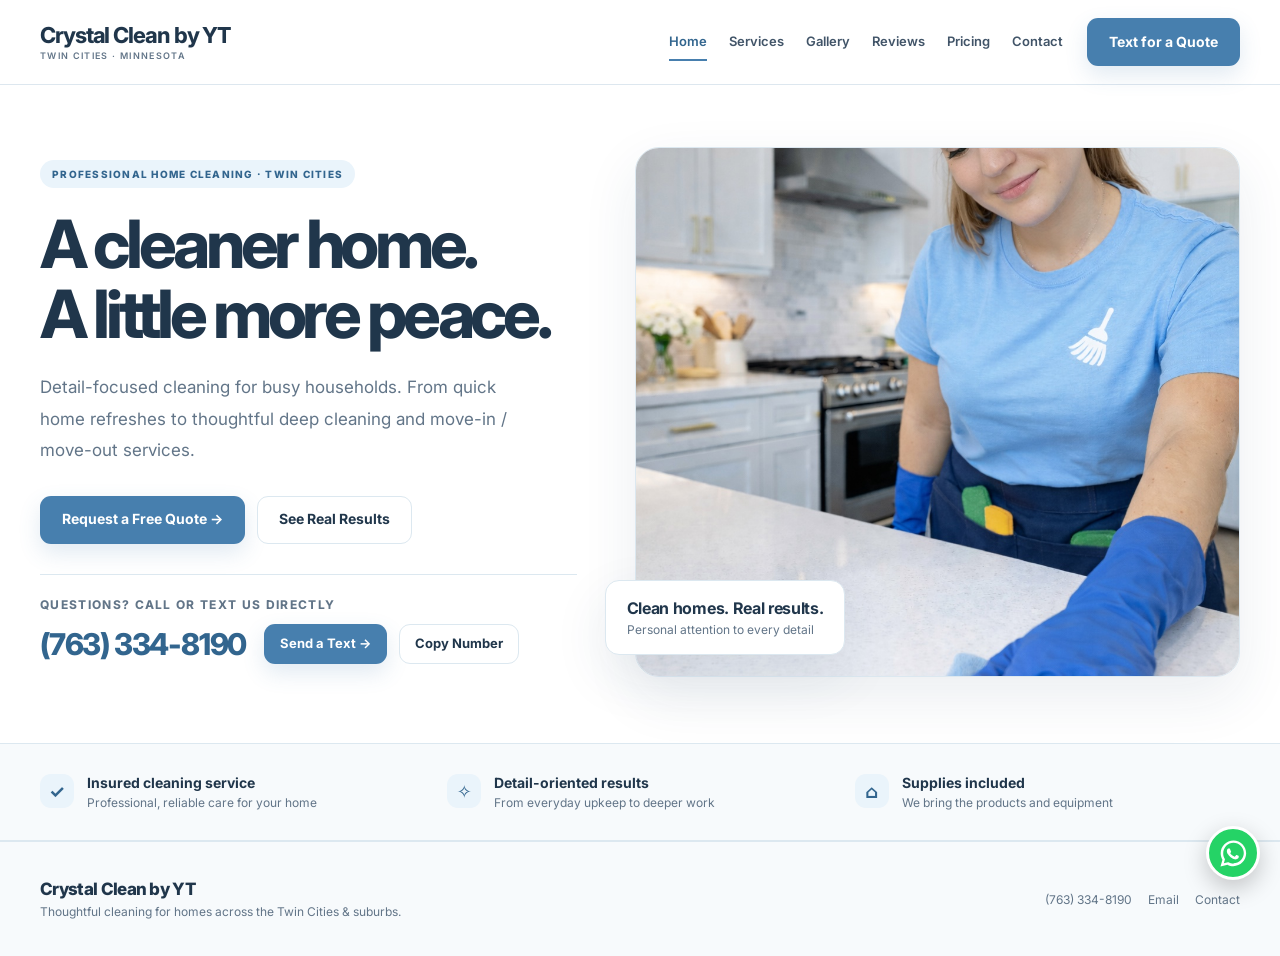
<file: index.html>
<!DOCTYPE html>
<html lang="en">
<head>
  <meta charset="UTF-8">
  <meta name="viewport" content="width=device-width, initial-scale=1.0">
  <meta name="theme-color" content="#ffffff">
  <meta name="description" content="Professional home cleaning in Twin Cities and surrounding suburbs. Call or text Crystal Clean by YT at (763) 334-8190.">
  <title>Home | Crystal Clean by YT</title>
  <link rel="canonical" href="https://crystalcleanbyyt.com/">
  <link rel="preconnect" href="https://fonts.googleapis.com">
  <link rel="preconnect" href="https://fonts.gstatic.com" crossorigin>
  <link href="https://fonts.googleapis.com/css2?family=Inter:wght@400;500;600;700;800&display=swap" rel="stylesheet">
  <link rel="stylesheet" href="styles.css">
  <script>
  (function(win, doc, sdk_url) {
    if (win.ndp) return;
    var tr = win.ndp = function() { tr.handleRequest ? tr.handleRequest.apply(tr, arguments) : tr.queue.push(arguments); };
    tr.queue = [];
    var new_script_section = doc.createElement('script');
    new_script_section.async = true;
    new_script_section.src = sdk_url;
    var insert_pos = doc.getElementsByTagName('script')[0];
    insert_pos.parentNode.insertBefore(new_script_section, insert_pos);
  })(window, document, 'https://ads.nextdoor.com/public/pixel/ndp.js');
  ndp('init', 'd04ceec8-6a17-4740-8c49-aefcd1ca0362');
  ndp('track', 'PAGE_VIEW');
</script>
  <script type="application/ld+json">{"@context":"https://schema.org","@type":"HouseCleaningService","name":"Crystal Clean by YT","telephone":"+1-763-334-8190","email":"crystalcleanbyyt@gmail.com","url":"https://crystalcleanbyyt.com/","areaServed":"Twin Cities, Minnesota"}</script>
</head>
<body>
  <a href="#main" class="skip-link">Skip to content</a>
  <header class="site-header">
    <div class="container header-inner">
      <a class="brand" href="index.html" aria-label="Crystal Clean by YT home"><span class="brand-title">Crystal Clean by YT</span><span class="brand-caption">Twin Cities · Minnesota</span></a>
      <button type="button" class="mobile-menu-btn" id="menu-toggle" aria-label="Open menu" aria-expanded="false" aria-controls="site-nav">☰</button>
      <nav class="nav-links" id="site-nav" aria-label="Main navigation">
        <a href="index.html" aria-current="page">Home</a>
<a href="services.html">Services</a>
<a href="gallery.html">Gallery</a>
<a href="reviews.html">Reviews</a>
<a href="pricing.html">Pricing</a>
<a href="contact.html">Contact</a>
        <a class="button button-primary nav-cta" href="sms:+17633348190" data-track-lead>Text for a Quote</a>
      </nav>
    </div>
  </header>
  <main id="main">
    <section class="hero" aria-labelledby="hero-title">
      <div class="container hero-grid">
        <div class="hero-copy">
          <span class="eyebrow">Professional home cleaning · Twin Cities</span>
          <h1 id="hero-title">A cleaner home.<br>A little more peace.</h1>
          <p class="lede">Detail-focused cleaning for busy households. From quick home refreshes to thoughtful deep cleaning and move-in / move-out services.</p>
          <div class="hero-actions"><a class="button button-primary" href="contact.html">Request a Free Quote →</a><a class="button button-outline" href="gallery.html">See Real Results</a></div>
          <div class="phone-panel">
  <div class="phone-panel-label">Questions? Call or text us directly</div>
  <a class="phone-number" href="tel:+17633348190">(763) 334-8190</a>
  <a class="button button-primary" href="sms:+17633348190" data-track-lead>Send a Text →</a>
  <button class="button button-outline" type="button" data-copy-phone>Copy Number</button>
</div>
        </div>
        <div class="hero-visual">
          <img class="hero-image" src="assets/hero.jpg" alt="Freshly cleaned bright home interior by Crystal Clean by YT">
          <div class="hero-image-badge"><strong>Clean homes. Real results.</strong><small>Personal attention to every detail</small></div>
        </div>
      </div>
    </section>
    <section class="benefits" aria-label="Why choose Crystal Clean by YT">
      <div class="container benefits-grid">
        <div class="benefit"><div class="benefit-icon">✓</div><span>Insured cleaning service<span>Professional, reliable care for your home</span></span></div>
        <div class="benefit"><div class="benefit-icon">✧</div><span>Detail-oriented results<span>From everyday upkeep to deeper work</span></span></div>
        <div class="benefit"><div class="benefit-icon">⌂</div><span>Supplies included<span>We bring the products and equipment</span></span></div>
      </div>
    </section>
  </main>
  <footer class="site-footer">
    <div class="container footer-inner">
      <div><div class="footer-brand">Crystal Clean by YT</div><div class="footer-detail">Thoughtful cleaning for homes across the Twin Cities &amp; suburbs.</div></div>
      <div class="footer-links"><a href="tel:+17633348190">(763) 334-8190</a><a href="mailto:crystalcleanbyyt@gmail.com">Email</a><a href="contact.html">Contact</a></div>
    </div>
  </footer>
  <a class="whatsapp-float" href="https://wa.me/message/TAEZUECYVO7JJ1" target="_blank" rel="noopener noreferrer" aria-label="Message us on WhatsApp" data-track-lead><svg viewBox="0 0 32 32" aria-hidden="true"><path d="M16 .6C7.6.6.8 7.4.8 15.8c0 2.7.7 5.3 2.1 7.5L.6 31.4l8.3-2.2c2.1 1.2 4.5 1.8 6.9 1.8 8.4 0 15.2-6.8 15.2-15.2S24.4.6 16 .6zm0 27.6c-2.2 0-4.3-.6-6.1-1.7l-.4-.2-4.9 1.3 1.3-4.8-.3-.5c-1.2-1.9-1.8-4.1-1.8-6.3C3.8 8.9 9.4 3.3 16 3.3s12.2 5.6 12.2 12.2-5.6 12.2-12.2 12.2zm6.6-9.2c-.4-.2-2.3-1.1-2.7-1.2-.4-.1-.6-.2-.9.2-.2.4-1 1.2-1.2 1.5-.2.2-.5.3-.9.1-.4-.2-1.7-.6-3.2-2-.5-.4-1-1-1.4-1.6-.2-.4 0-.6.1-.8.1-.1.2-.3.4-.4.1-.2.2-.3.3-.5.1-.2.1-.4 0-.6-.1-.2-.9-2.2-1.2-3-.3-.8-.6-.7-.9-.7h-.8c-.2 0-.6.1-.9.4-.3.3-1.2 1.2-1.2 2.9 0 1.7 1.2 3.4 1.4 3.6.2.2 2.4 3.7 5.8 5.2.8.3 1.5.5 2 .7.8.2 1.5.2 2.1.1.6-.1 2.3-.9 2.6-1.8.3-.9.3-1.6.2-1.8-.1-.2-.3-.3-.7-.5z"/></svg></a>
  <script defer src="site.js"></script>
  
</body>
</html>
</file>
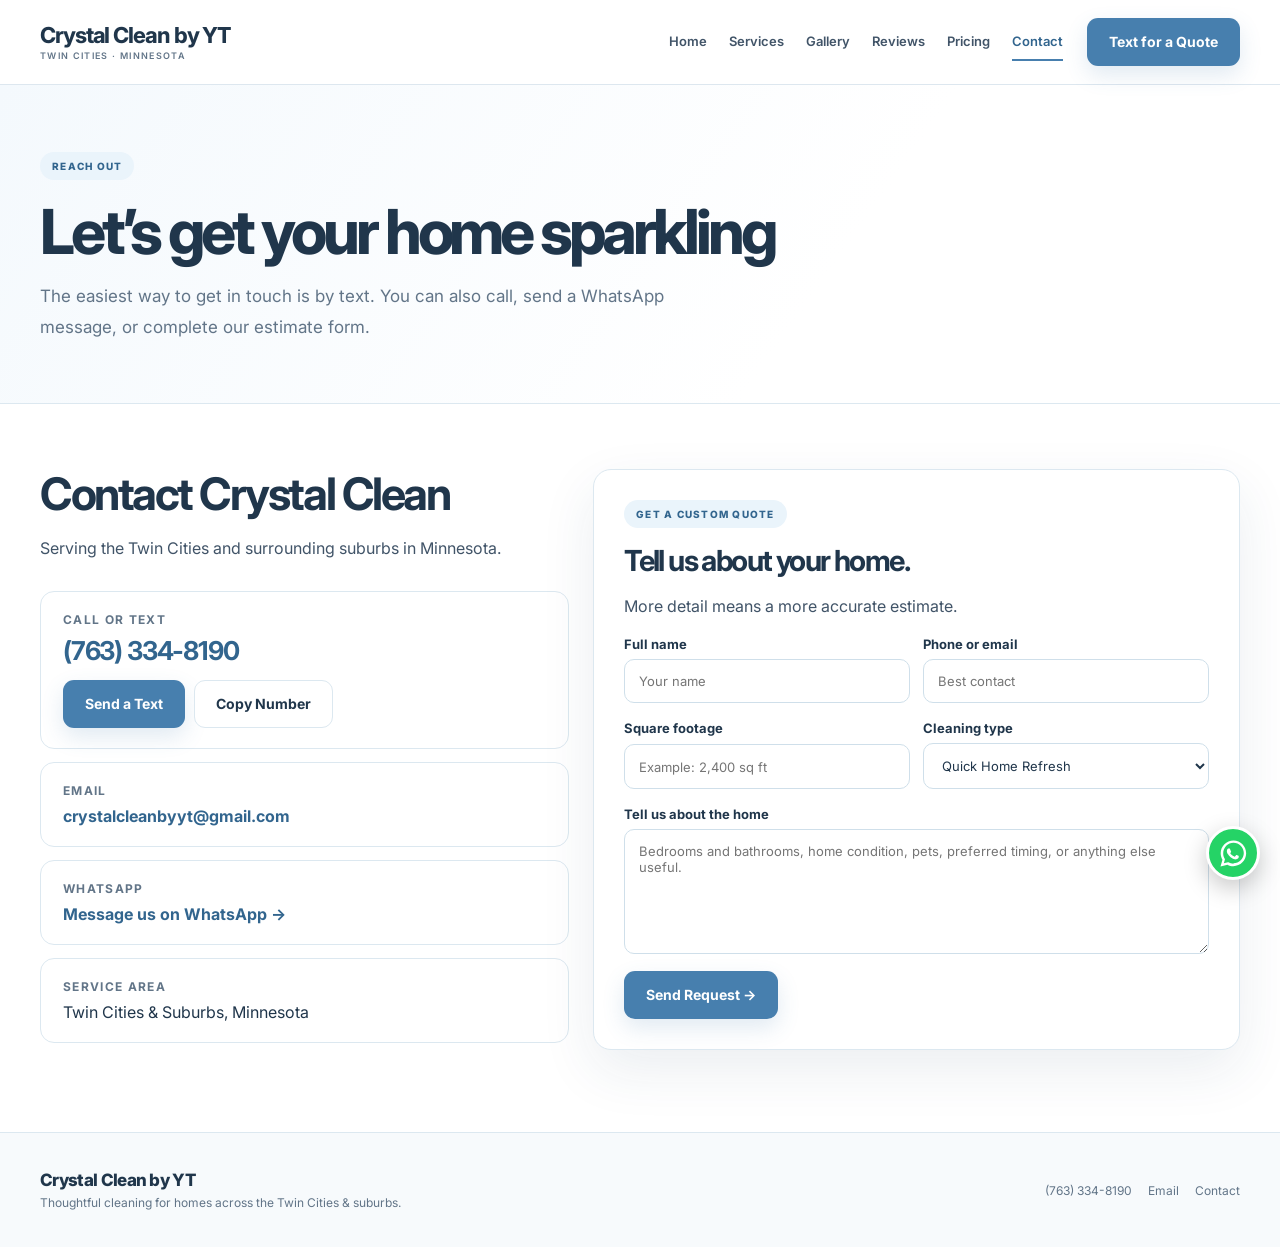
<file: contact.html>
<!DOCTYPE html>
<html lang="en">
<head>
  <meta charset="UTF-8">
  <meta name="viewport" content="width=device-width, initial-scale=1.0">
  <meta name="theme-color" content="#ffffff">
  <meta name="description" content="Call or text Crystal Clean by YT at (763) 334-8190 for a cleaning quote.">
  <title>Contact | Crystal Clean by YT</title>
  <link rel="canonical" href="https://crystalcleanbyyt.com/contact.html">
  <link rel="preconnect" href="https://fonts.googleapis.com">
  <link rel="preconnect" href="https://fonts.gstatic.com" crossorigin>
  <link href="https://fonts.googleapis.com/css2?family=Inter:wght@400;500;600;700;800&display=swap" rel="stylesheet">
  <link rel="stylesheet" href="styles.css">
  <script>
  (function(win, doc, sdk_url) {
    if (win.ndp) return;
    var tr = win.ndp = function() { tr.handleRequest ? tr.handleRequest.apply(tr, arguments) : tr.queue.push(arguments); };
    tr.queue = [];
    var new_script_section = doc.createElement('script');
    new_script_section.async = true;
    new_script_section.src = sdk_url;
    var insert_pos = doc.getElementsByTagName('script')[0];
    insert_pos.parentNode.insertBefore(new_script_section, insert_pos);
  })(window, document, 'https://ads.nextdoor.com/public/pixel/ndp.js');
  ndp('init', 'd04ceec8-6a17-4740-8c49-aefcd1ca0362');
  ndp('track', 'PAGE_VIEW');
</script>
  <script type="application/ld+json">{"@context":"https://schema.org","@type":"HouseCleaningService","name":"Crystal Clean by YT","telephone":"+1-763-334-8190","email":"crystalcleanbyyt@gmail.com","url":"https://crystalcleanbyyt.com/","areaServed":"Twin Cities, Minnesota"}</script>
</head>
<body>
  <a href="#main" class="skip-link">Skip to content</a>
  <header class="site-header">
    <div class="container header-inner">
      <a class="brand" href="index.html" aria-label="Crystal Clean by YT home"><span class="brand-title">Crystal Clean by YT</span><span class="brand-caption">Twin Cities · Minnesota</span></a>
      <button type="button" class="mobile-menu-btn" id="menu-toggle" aria-label="Open menu" aria-expanded="false" aria-controls="site-nav">☰</button>
      <nav class="nav-links" id="site-nav" aria-label="Main navigation">
        <a href="index.html">Home</a>
<a href="services.html">Services</a>
<a href="gallery.html">Gallery</a>
<a href="reviews.html">Reviews</a>
<a href="pricing.html">Pricing</a>
<a href="contact.html" aria-current="page">Contact</a>
        <a class="button button-primary nav-cta" href="sms:+17633348190" data-track-lead>Text for a Quote</a>
      </nav>
    </div>
  </header>
  <main id="main">
    <section class="page-intro"><div class="container"><span class="eyebrow">Reach out</span><h1>Let’s get your home sparkling</h1><p class="lede">The easiest way to get in touch is by text. You can also call, send a WhatsApp message, or complete our estimate form.</p></div></section>
    <section class="section"><div class="container contact-layout">
      <div>
        <div class="section-heading"><h2>Contact Crystal Clean</h2><p>Serving the Twin Cities and surrounding suburbs in Minnesota.</p></div>
        <div class="contact-stack">
          <div class="contact-method"><strong>Call or text</strong><a href="tel:+17633348190" style="font-size:26px;letter-spacing:-.045em">(763) 334-8190</a><div style="margin-top:14px;display:flex;gap:9px;flex-wrap:wrap"><a class="button button-primary" href="sms:+17633348190" style="color:white" data-track-lead>Send a Text</a><button class="button button-outline" type="button" data-copy-phone>Copy Number</button></div></div>
          <div class="contact-method"><strong>Email</strong><a href="mailto:crystalcleanbyyt@gmail.com">crystalcleanbyyt@gmail.com</a></div>
          <div class="contact-method"><strong>WhatsApp</strong><a href="https://wa.me/message/TAEZUECYVO7JJ1" target="_blank" rel="noopener noreferrer" data-track-lead>Message us on WhatsApp →</a></div>
          <div class="contact-method"><strong>Service area</strong><span>Twin Cities &amp; Suburbs, Minnesota</span></div>
        </div>
      </div>
      <div class="form-card"><span class="eyebrow">Get a custom quote</span><h2 style="margin-top:17px">Tell us about your home.</h2><p>More detail means a more accurate estimate.</p>
        <form class="form" id="estimate-form" action="https://formsubmit.co/crystalcleanbyyt@gmail.com" method="POST" accept-charset="UTF-8">
          <input type="hidden" name="_subject" value="New estimate request from Crystal Clean by YT website">
          <input type="hidden" name="_captcha" value="false">
          <input type="hidden" name="_template" value="table">
          <input type="hidden" name="_next" value="https://crystalcleanbyyt.com/thank-you.html">
          <div class="form-row"><label>Full name<input type="text" name="Full name" placeholder="Your name" required autocomplete="name"></label><label>Phone or email<input type="text" name="Phone or email" placeholder="Best contact" required></label></div>
          <div class="form-row"><label>Square footage<input type="text" name="Square footage" placeholder="Example: 2,400 sq ft" required></label><label>Cleaning type<select name="Desired cleaning type" required><option value="Quick Home Refresh">Quick Home Refresh</option><option value="Deep Cleaning">Deep Cleaning</option><option value="Recurring Cleaning">Recurring Cleaning</option><option value="Move-In / Move-Out">Move-In / Move-Out</option><option value="Not sure yet">Not sure yet</option></select></label></div>
          <label>Tell us about the home<textarea name="Home details" placeholder="Bedrooms and bathrooms, home condition, pets, preferred timing, or anything else useful."></textarea></label>
          <button class="button button-primary" type="submit">Send Request →</button>
        </form>
      </div>
    </div></section>
  </main>
  <footer class="site-footer">
    <div class="container footer-inner">
      <div><div class="footer-brand">Crystal Clean by YT</div><div class="footer-detail">Thoughtful cleaning for homes across the Twin Cities &amp; suburbs.</div></div>
      <div class="footer-links"><a href="tel:+17633348190">(763) 334-8190</a><a href="mailto:crystalcleanbyyt@gmail.com">Email</a><a href="contact.html">Contact</a></div>
    </div>
  </footer>
  <a class="whatsapp-float" href="https://wa.me/message/TAEZUECYVO7JJ1" target="_blank" rel="noopener noreferrer" aria-label="Message us on WhatsApp" data-track-lead><svg viewBox="0 0 32 32" aria-hidden="true"><path d="M16 .6C7.6.6.8 7.4.8 15.8c0 2.7.7 5.3 2.1 7.5L.6 31.4l8.3-2.2c2.1 1.2 4.5 1.8 6.9 1.8 8.4 0 15.2-6.8 15.2-15.2S24.4.6 16 .6zm0 27.6c-2.2 0-4.3-.6-6.1-1.7l-.4-.2-4.9 1.3 1.3-4.8-.3-.5c-1.2-1.9-1.8-4.1-1.8-6.3C3.8 8.9 9.4 3.3 16 3.3s12.2 5.6 12.2 12.2-5.6 12.2-12.2 12.2zm6.6-9.2c-.4-.2-2.3-1.1-2.7-1.2-.4-.1-.6-.2-.9.2-.2.4-1 1.2-1.2 1.5-.2.2-.5.3-.9.1-.4-.2-1.7-.6-3.2-2-.5-.4-1-1-1.4-1.6-.2-.4 0-.6.1-.8.1-.1.2-.3.4-.4.1-.2.2-.3.3-.5.1-.2.1-.4 0-.6-.1-.2-.9-2.2-1.2-3-.3-.8-.6-.7-.9-.7h-.8c-.2 0-.6.1-.9.4-.3.3-1.2 1.2-1.2 2.9 0 1.7 1.2 3.4 1.4 3.6.2.2 2.4 3.7 5.8 5.2.8.3 1.5.5 2 .7.8.2 1.5.2 2.1.1.6-.1 2.3-.9 2.6-1.8.3-.9.3-1.6.2-1.8-.1-.2-.3-.3-.7-.5z"/></svg></a>
  <script defer src="site.js"></script>
  
</body>
</html>
</file>
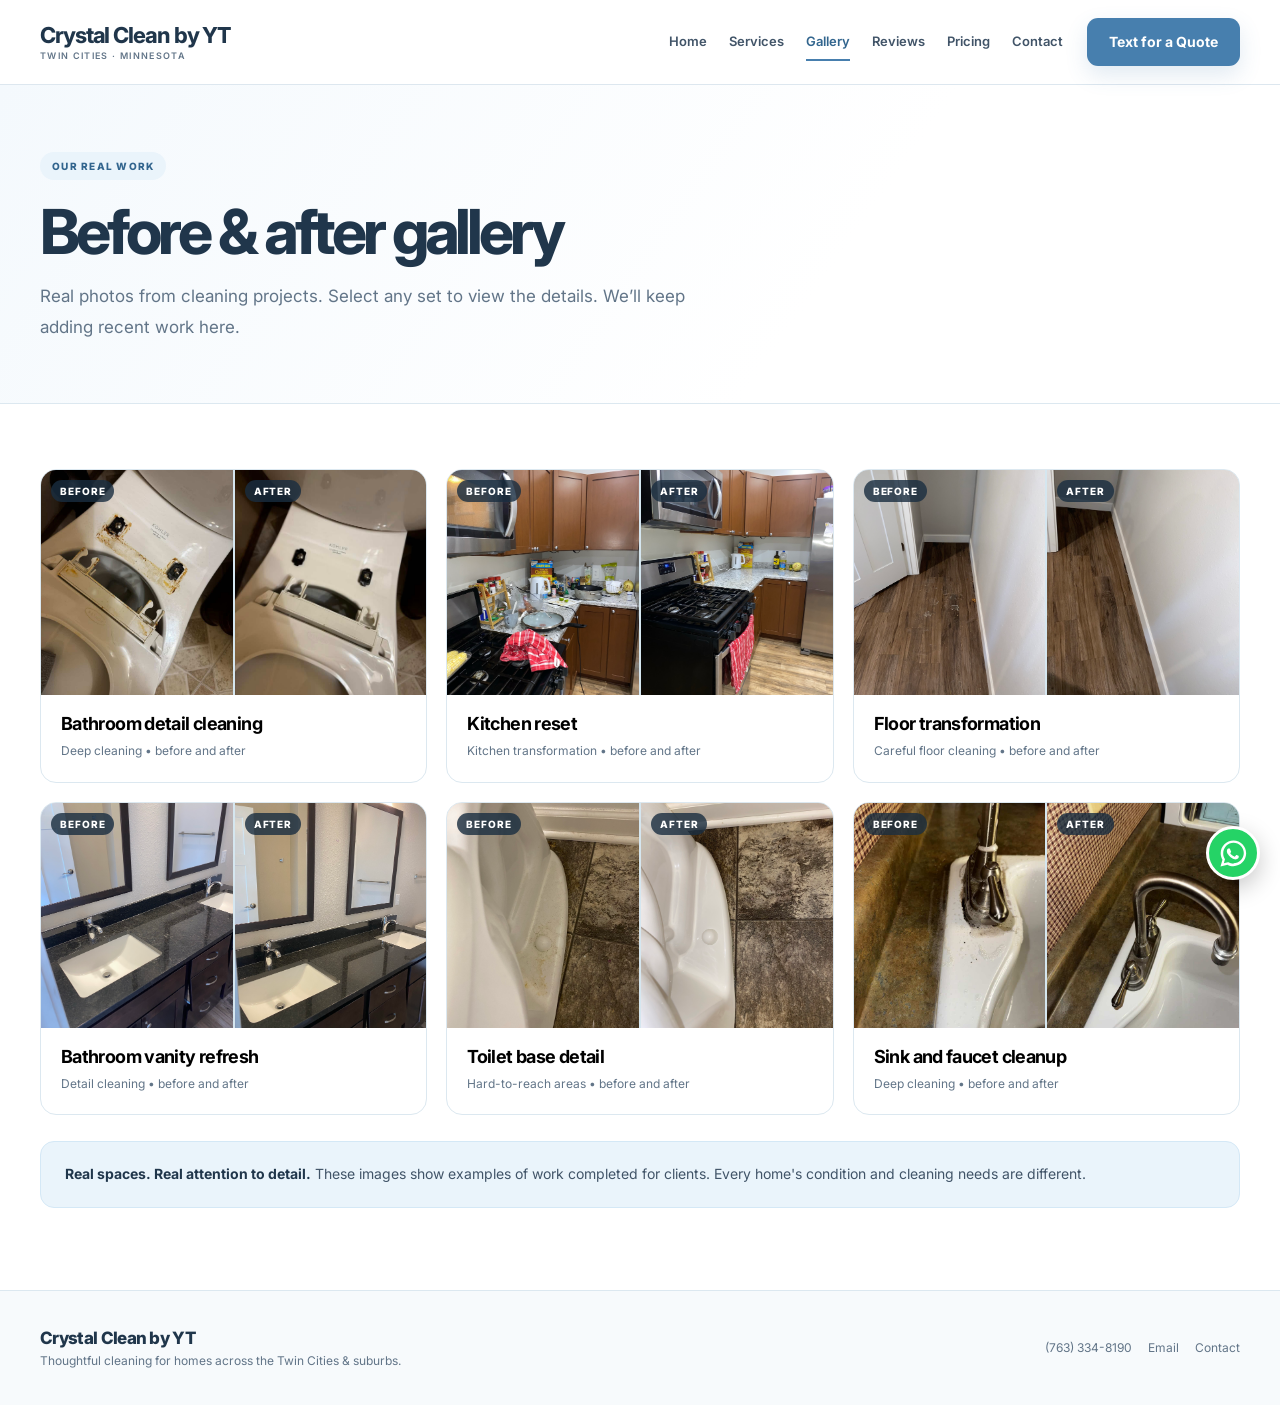
<file: gallery.html>
<!DOCTYPE html>
<html lang="en">
<head>
  <meta charset="UTF-8">
  <meta name="viewport" content="width=device-width, initial-scale=1.0">
  <meta name="theme-color" content="#ffffff">
  <meta name="description" content="View real before and after photos of Crystal Clean by YT home cleaning.">
  <title>Gallery | Crystal Clean by YT</title>
  <link rel="canonical" href="https://crystalcleanbyyt.com/gallery.html">
  <link rel="preconnect" href="https://fonts.googleapis.com">
  <link rel="preconnect" href="https://fonts.gstatic.com" crossorigin>
  <link href="https://fonts.googleapis.com/css2?family=Inter:wght@400;500;600;700;800&display=swap" rel="stylesheet">
  <link rel="stylesheet" href="styles.css">
  <script>
  (function(win, doc, sdk_url) {
    if (win.ndp) return;
    var tr = win.ndp = function() { tr.handleRequest ? tr.handleRequest.apply(tr, arguments) : tr.queue.push(arguments); };
    tr.queue = [];
    var new_script_section = doc.createElement('script');
    new_script_section.async = true;
    new_script_section.src = sdk_url;
    var insert_pos = doc.getElementsByTagName('script')[0];
    insert_pos.parentNode.insertBefore(new_script_section, insert_pos);
  })(window, document, 'https://ads.nextdoor.com/public/pixel/ndp.js');
  ndp('init', 'd04ceec8-6a17-4740-8c49-aefcd1ca0362');
  ndp('track', 'PAGE_VIEW');
</script>
  <script type="application/ld+json">{"@context":"https://schema.org","@type":"HouseCleaningService","name":"Crystal Clean by YT","telephone":"+1-763-334-8190","email":"crystalcleanbyyt@gmail.com","url":"https://crystalcleanbyyt.com/","areaServed":"Twin Cities, Minnesota"}</script>
</head>
<body>
  <a href="#main" class="skip-link">Skip to content</a>
  <header class="site-header">
    <div class="container header-inner">
      <a class="brand" href="index.html" aria-label="Crystal Clean by YT home"><span class="brand-title">Crystal Clean by YT</span><span class="brand-caption">Twin Cities · Minnesota</span></a>
      <button type="button" class="mobile-menu-btn" id="menu-toggle" aria-label="Open menu" aria-expanded="false" aria-controls="site-nav">☰</button>
      <nav class="nav-links" id="site-nav" aria-label="Main navigation">
        <a href="index.html">Home</a>
<a href="services.html">Services</a>
<a href="gallery.html" aria-current="page">Gallery</a>
<a href="reviews.html">Reviews</a>
<a href="pricing.html">Pricing</a>
<a href="contact.html">Contact</a>
        <a class="button button-primary nav-cta" href="sms:+17633348190" data-track-lead>Text for a Quote</a>
      </nav>
    </div>
  </header>
  <main id="main">
    <section class="page-intro"><div class="container"><span class="eyebrow">Our real work</span><h1>Before &amp; after gallery</h1><p class="lede">Real photos from cleaning projects. Select any set to view the details. We’ll keep adding recent work here.</p></div></section>
    <section class="section"><div class="container"><div class="gallery-grid" id="gallery-grid" aria-label="Cleaning results gallery"></div>
      <noscript><p>Enable JavaScript to view the gallery. You can also text (763) 334-8190 for examples of our recent work.</p></noscript>
      <div class="note-panel"><strong>Real spaces. Real attention to detail.</strong> These images show examples of work completed for clients. Every home's condition and cleaning needs are different.</div>
    </div></section>
    <dialog class="gallery-dialog" id="gallery-dialog" aria-labelledby="dialog-title"><div class="dialog-head"><h2 id="dialog-title">Cleaning details</h2><button class="dialog-close" id="dialog-close" type="button">Close ✕</button></div><div class="dialog-grid" id="dialog-content"></div></dialog>
  </main>
  <footer class="site-footer">
    <div class="container footer-inner">
      <div><div class="footer-brand">Crystal Clean by YT</div><div class="footer-detail">Thoughtful cleaning for homes across the Twin Cities &amp; suburbs.</div></div>
      <div class="footer-links"><a href="tel:+17633348190">(763) 334-8190</a><a href="mailto:crystalcleanbyyt@gmail.com">Email</a><a href="contact.html">Contact</a></div>
    </div>
  </footer>
  <a class="whatsapp-float" href="https://wa.me/message/TAEZUECYVO7JJ1" target="_blank" rel="noopener noreferrer" aria-label="Message us on WhatsApp" data-track-lead><svg viewBox="0 0 32 32" aria-hidden="true"><path d="M16 .6C7.6.6.8 7.4.8 15.8c0 2.7.7 5.3 2.1 7.5L.6 31.4l8.3-2.2c2.1 1.2 4.5 1.8 6.9 1.8 8.4 0 15.2-6.8 15.2-15.2S24.4.6 16 .6zm0 27.6c-2.2 0-4.3-.6-6.1-1.7l-.4-.2-4.9 1.3 1.3-4.8-.3-.5c-1.2-1.9-1.8-4.1-1.8-6.3C3.8 8.9 9.4 3.3 16 3.3s12.2 5.6 12.2 12.2-5.6 12.2-12.2 12.2zm6.6-9.2c-.4-.2-2.3-1.1-2.7-1.2-.4-.1-.6-.2-.9.2-.2.4-1 1.2-1.2 1.5-.2.2-.5.3-.9.1-.4-.2-1.7-.6-3.2-2-.5-.4-1-1-1.4-1.6-.2-.4 0-.6.1-.8.1-.1.2-.3.4-.4.1-.2.2-.3.3-.5.1-.2.1-.4 0-.6-.1-.2-.9-2.2-1.2-3-.3-.8-.6-.7-.9-.7h-.8c-.2 0-.6.1-.9.4-.3.3-1.2 1.2-1.2 2.9 0 1.7 1.2 3.4 1.4 3.6.2.2 2.4 3.7 5.8 5.2.8.3 1.5.5 2 .7.8.2 1.5.2 2.1.1.6-.1 2.3-.9 2.6-1.8.3-.9.3-1.6.2-1.8-.1-.2-.3-.3-.7-.5z"/></svg></a>
  <script defer src="site.js"></script>
  <script defer src="gallery-data.js"></script><script defer src="gallery.js"></script>
</body>
</html>
</file>
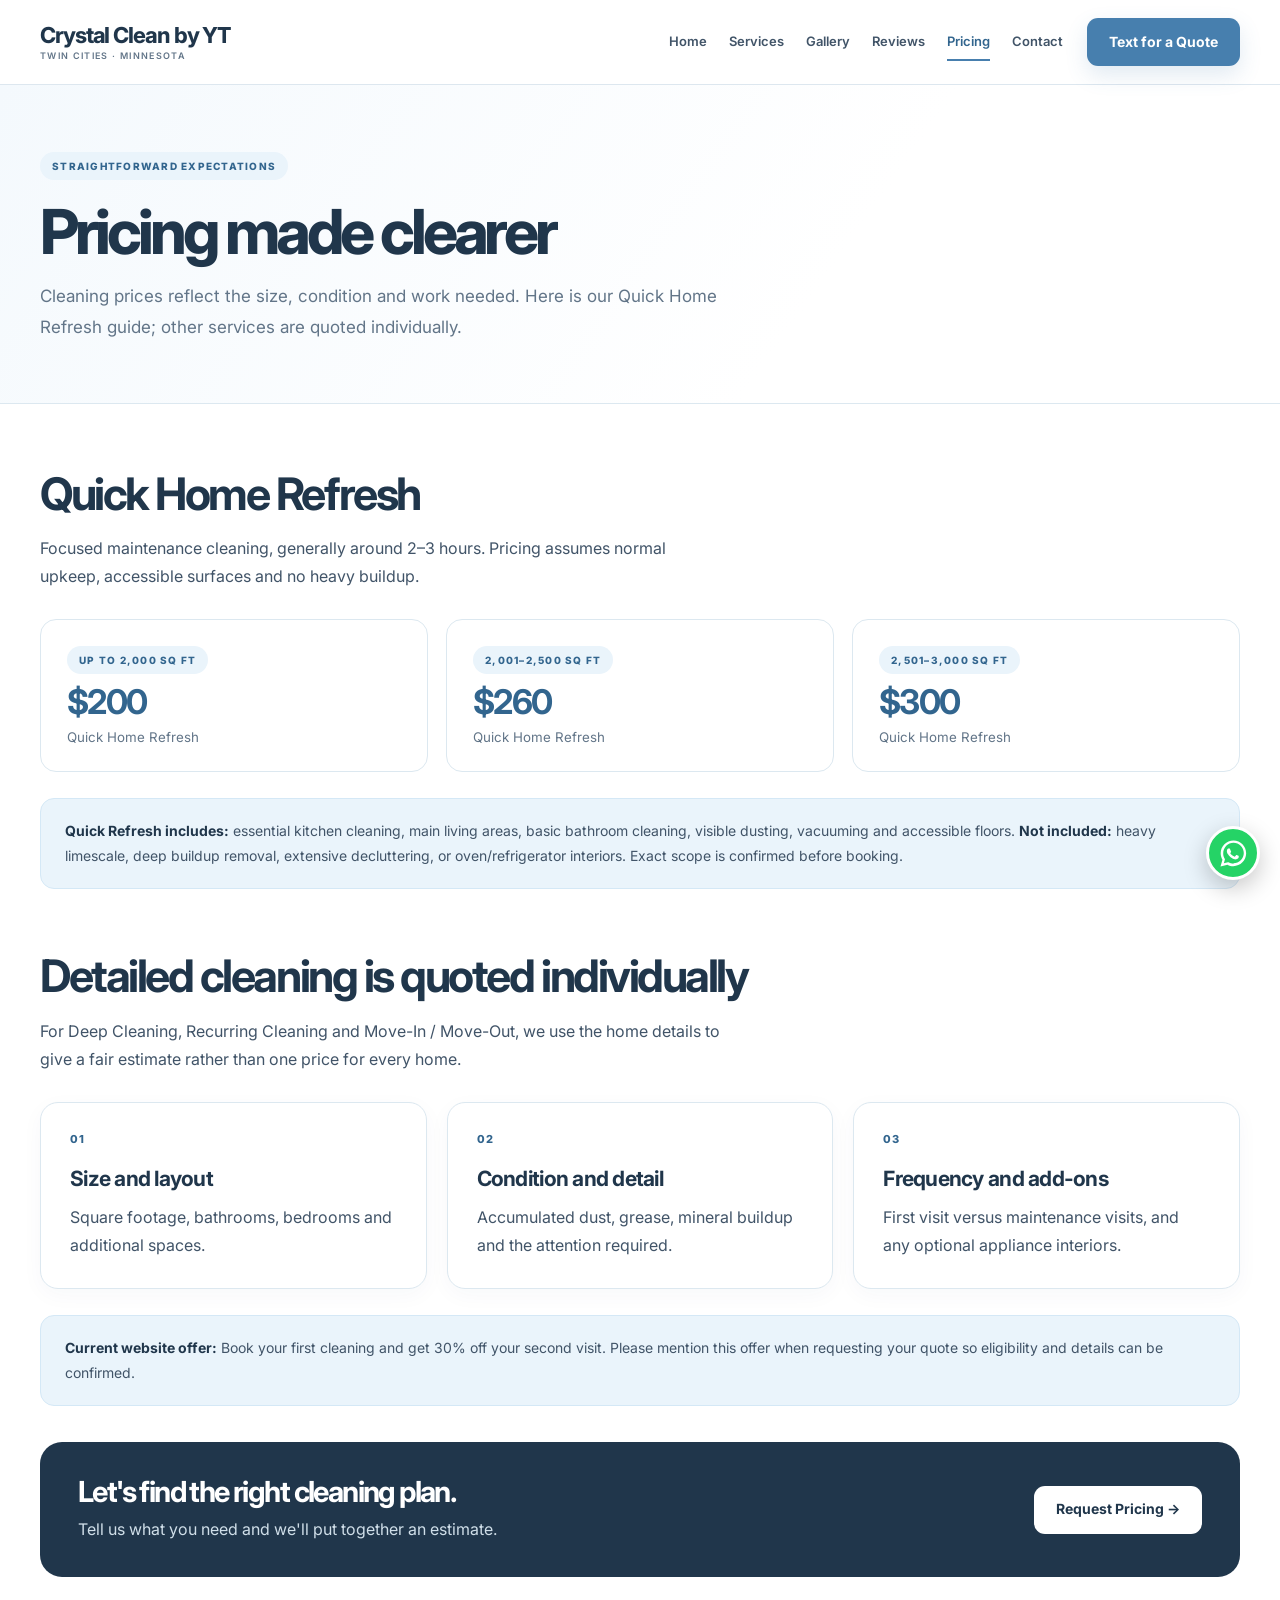
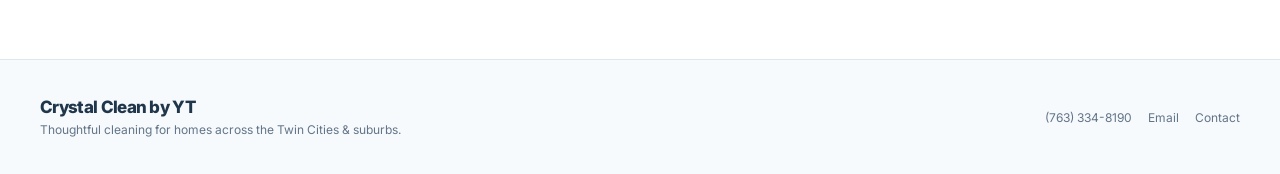
<file: pricing.html>
<!DOCTYPE html>
<html lang="en">
<head>
  <meta charset="UTF-8">
  <meta name="viewport" content="width=device-width, initial-scale=1.0">
  <meta name="theme-color" content="#ffffff">
  <meta name="description" content="Quick Home Refresh costs $200 to $300; detailed home cleaning quotes depend on your home.">
  <title>Pricing | Crystal Clean by YT</title>
  <link rel="canonical" href="https://crystalcleanbyyt.com/pricing.html">
  <link rel="preconnect" href="https://fonts.googleapis.com">
  <link rel="preconnect" href="https://fonts.gstatic.com" crossorigin>
  <link href="https://fonts.googleapis.com/css2?family=Inter:wght@400;500;600;700;800&display=swap" rel="stylesheet">
  <link rel="stylesheet" href="styles.css">
  <script>
  (function(win, doc, sdk_url) {
    if (win.ndp) return;
    var tr = win.ndp = function() { tr.handleRequest ? tr.handleRequest.apply(tr, arguments) : tr.queue.push(arguments); };
    tr.queue = [];
    var new_script_section = doc.createElement('script');
    new_script_section.async = true;
    new_script_section.src = sdk_url;
    var insert_pos = doc.getElementsByTagName('script')[0];
    insert_pos.parentNode.insertBefore(new_script_section, insert_pos);
  })(window, document, 'https://ads.nextdoor.com/public/pixel/ndp.js');
  ndp('init', 'd04ceec8-6a17-4740-8c49-aefcd1ca0362');
  ndp('track', 'PAGE_VIEW');
</script>
  <script type="application/ld+json">{"@context":"https://schema.org","@type":"HouseCleaningService","name":"Crystal Clean by YT","telephone":"+1-763-334-8190","email":"crystalcleanbyyt@gmail.com","url":"https://crystalcleanbyyt.com/","areaServed":"Twin Cities, Minnesota"}</script>
</head>
<body>
  <a href="#main" class="skip-link">Skip to content</a>
  <header class="site-header">
    <div class="container header-inner">
      <a class="brand" href="index.html" aria-label="Crystal Clean by YT home"><span class="brand-title">Crystal Clean by YT</span><span class="brand-caption">Twin Cities · Minnesota</span></a>
      <button type="button" class="mobile-menu-btn" id="menu-toggle" aria-label="Open menu" aria-expanded="false" aria-controls="site-nav">☰</button>
      <nav class="nav-links" id="site-nav" aria-label="Main navigation">
        <a href="index.html">Home</a>
<a href="services.html">Services</a>
<a href="gallery.html">Gallery</a>
<a href="reviews.html">Reviews</a>
<a href="pricing.html" aria-current="page">Pricing</a>
<a href="contact.html">Contact</a>
        <a class="button button-primary nav-cta" href="sms:+17633348190" data-track-lead>Text for a Quote</a>
      </nav>
    </div>
  </header>
  <main id="main">
    <section class="page-intro"><div class="container"><span class="eyebrow">Straightforward expectations</span><h1>Pricing made clearer</h1><p class="lede">Cleaning prices reflect the size, condition and work needed. Here is our Quick Home Refresh guide; other services are quoted individually.</p></div></section>
    <section class="section"><div class="container">
      <div class="section-heading"><h2>Quick Home Refresh</h2><p>Focused maintenance cleaning, generally around 2–3 hours. Pricing assumes normal upkeep, accessible surfaces and no heavy buildup.</p></div>
      <div class="pricing-grid">
        <article class="price-tier"><span class="eyebrow">Up to 2,000 sq ft</span><strong>$200</strong><small>Quick Home Refresh</small></article>
        <article class="price-tier"><span class="eyebrow">2,001–2,500 sq ft</span><strong>$260</strong><small>Quick Home Refresh</small></article>
        <article class="price-tier"><span class="eyebrow">2,501–3,000 sq ft</span><strong>$300</strong><small>Quick Home Refresh</small></article>
      </div>
      <div class="note-panel"><strong>Quick Refresh includes:</strong> essential kitchen cleaning, main living areas, basic bathroom cleaning, visible dusting, vacuuming and accessible floors. <strong>Not included:</strong> heavy limescale, deep buildup removal, extensive decluttering, or oven/refrigerator interiors. Exact scope is confirmed before booking.</div>
      <div class="section-heading" style="margin-top:62px"><h2>Detailed cleaning is quoted individually</h2><p>For Deep Cleaning, Recurring Cleaning and Move-In / Move-Out, we use the home details to give a fair estimate rather than one price for every home.</p></div>
      <div class="cards cards-3">
        <article class="card"><div class="card-index">01</div><h3>Size and layout</h3><p>Square footage, bathrooms, bedrooms and additional spaces.</p></article>
        <article class="card"><div class="card-index">02</div><h3>Condition and detail</h3><p>Accumulated dust, grease, mineral buildup and the attention required.</p></article>
        <article class="card"><div class="card-index">03</div><h3>Frequency and add-ons</h3><p>First visit versus maintenance visits, and any optional appliance interiors.</p></article>
      </div>
      <div class="note-panel"><strong>Current website offer:</strong> Book your first cleaning and get 30% off your second visit. Please mention this offer when requesting your quote so eligibility and details can be confirmed.</div>
      <div style="margin-top:36px" class="band"><div><h2>Let's find the right cleaning plan.</h2><p>Tell us what you need and we'll put together an estimate.</p></div><a class="button" href="contact.html">Request Pricing →</a></div>
    </div></section>
  </main>
  <footer class="site-footer">
    <div class="container footer-inner">
      <div><div class="footer-brand">Crystal Clean by YT</div><div class="footer-detail">Thoughtful cleaning for homes across the Twin Cities &amp; suburbs.</div></div>
      <div class="footer-links"><a href="tel:+17633348190">(763) 334-8190</a><a href="mailto:crystalcleanbyyt@gmail.com">Email</a><a href="contact.html">Contact</a></div>
    </div>
  </footer>
  <a class="whatsapp-float" href="https://wa.me/message/TAEZUECYVO7JJ1" target="_blank" rel="noopener noreferrer" aria-label="Message us on WhatsApp" data-track-lead><svg viewBox="0 0 32 32" aria-hidden="true"><path d="M16 .6C7.6.6.8 7.4.8 15.8c0 2.7.7 5.3 2.1 7.5L.6 31.4l8.3-2.2c2.1 1.2 4.5 1.8 6.9 1.8 8.4 0 15.2-6.8 15.2-15.2S24.4.6 16 .6zm0 27.6c-2.2 0-4.3-.6-6.1-1.7l-.4-.2-4.9 1.3 1.3-4.8-.3-.5c-1.2-1.9-1.8-4.1-1.8-6.3C3.8 8.9 9.4 3.3 16 3.3s12.2 5.6 12.2 12.2-5.6 12.2-12.2 12.2zm6.6-9.2c-.4-.2-2.3-1.1-2.7-1.2-.4-.1-.6-.2-.9.2-.2.4-1 1.2-1.2 1.5-.2.2-.5.3-.9.1-.4-.2-1.7-.6-3.2-2-.5-.4-1-1-1.4-1.6-.2-.4 0-.6.1-.8.1-.1.2-.3.4-.4.1-.2.2-.3.3-.5.1-.2.1-.4 0-.6-.1-.2-.9-2.2-1.2-3-.3-.8-.6-.7-.9-.7h-.8c-.2 0-.6.1-.9.4-.3.3-1.2 1.2-1.2 2.9 0 1.7 1.2 3.4 1.4 3.6.2.2 2.4 3.7 5.8 5.2.8.3 1.5.5 2 .7.8.2 1.5.2 2.1.1.6-.1 2.3-.9 2.6-1.8.3-.9.3-1.6.2-1.8-.1-.2-.3-.3-.7-.5z"/></svg></a>
  <script defer src="site.js"></script>
  
</body>
</html>
</file>
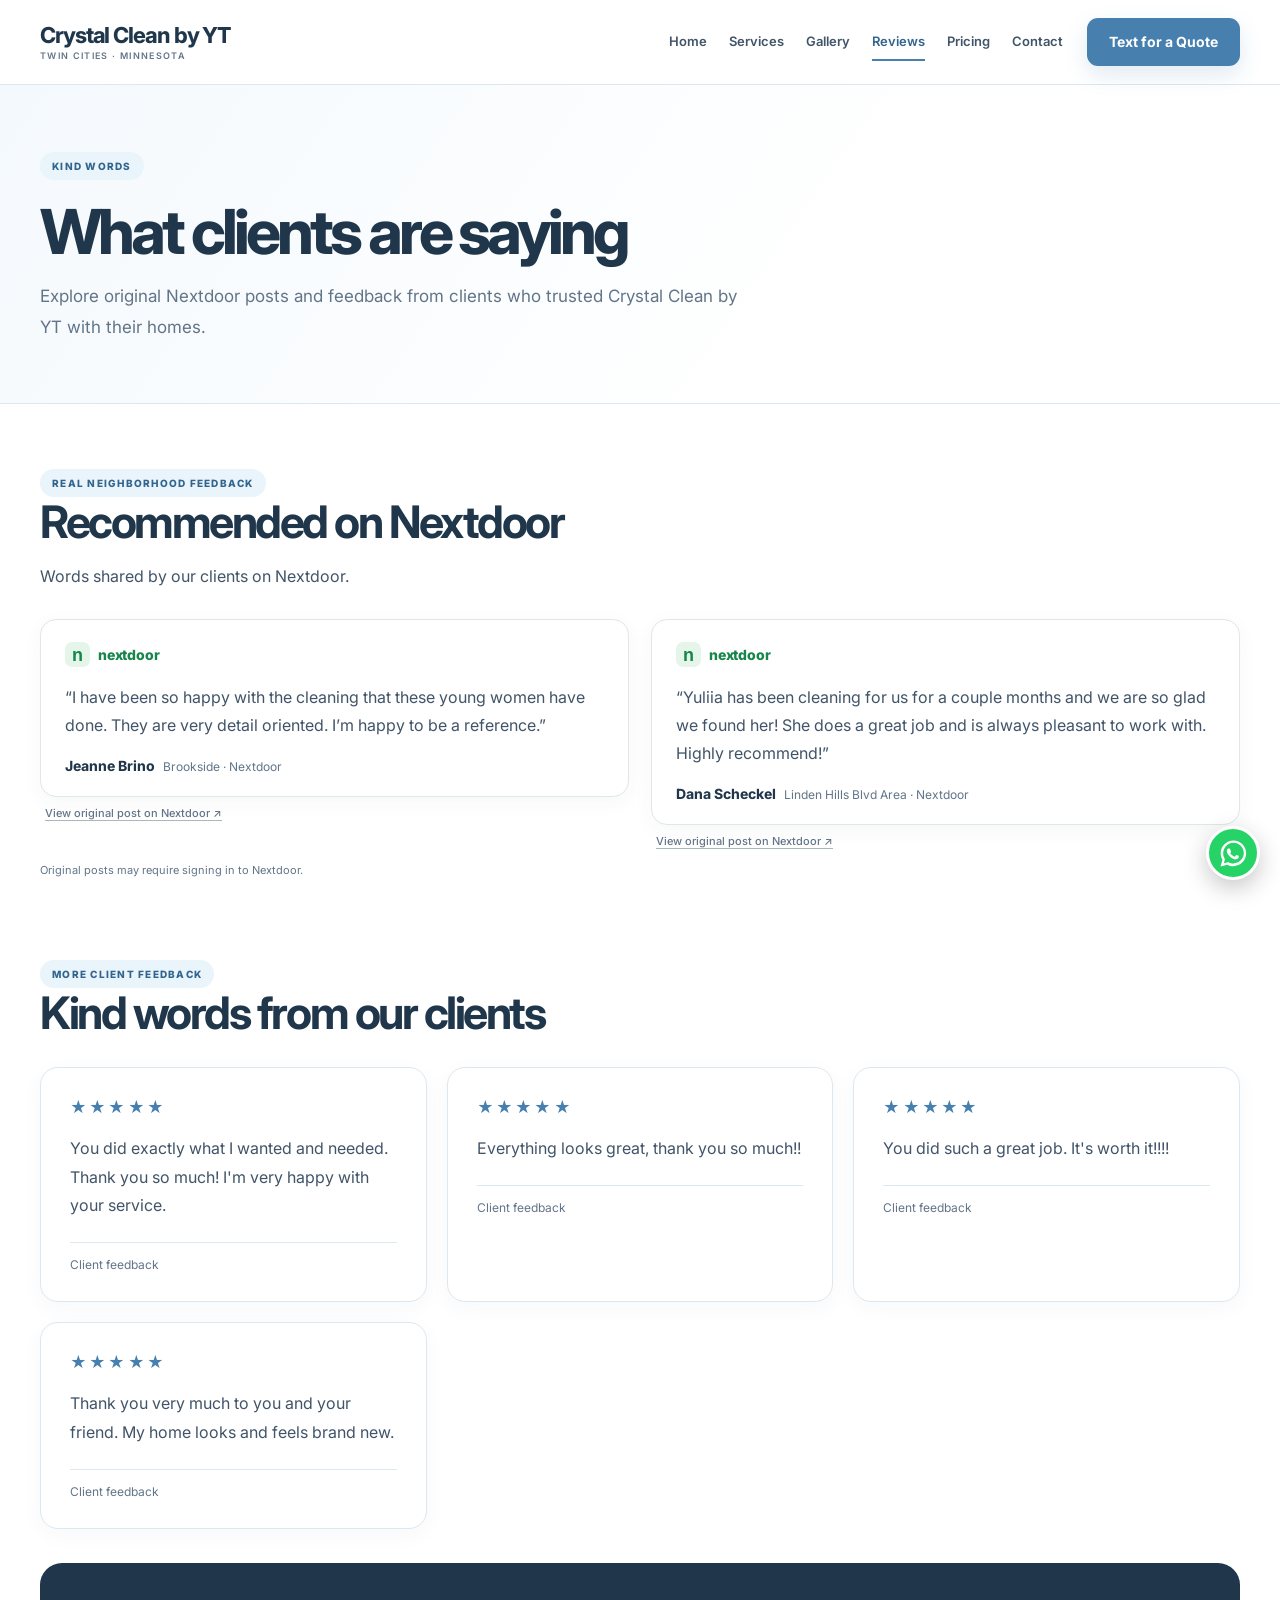
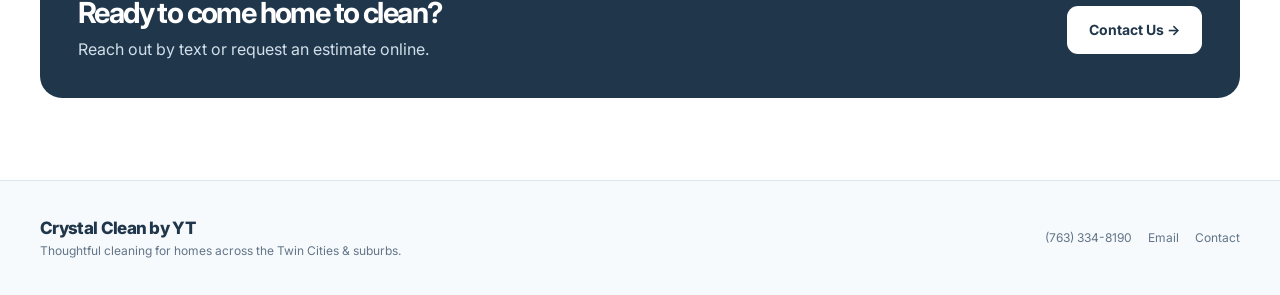
<file: reviews.html>
<!DOCTYPE html>
<html lang="en">
<head>
  <meta charset="UTF-8">
  <meta name="viewport" content="width=device-width, initial-scale=1.0">
  <meta name="theme-color" content="#ffffff">
  <meta name="description" content="Read client feedback and reviews of Crystal Clean by YT.">
  <title>Reviews | Crystal Clean by YT</title>
  <link rel="canonical" href="https://crystalcleanbyyt.com/reviews.html">
  <link rel="preconnect" href="https://fonts.googleapis.com">
  <link rel="preconnect" href="https://fonts.gstatic.com" crossorigin>
  <link href="https://fonts.googleapis.com/css2?family=Inter:wght@400;500;600;700;800&display=swap" rel="stylesheet">
  <link rel="stylesheet" href="styles.css">
  <script>
  (function(win, doc, sdk_url) {
    if (win.ndp) return;
    var tr = win.ndp = function() { tr.handleRequest ? tr.handleRequest.apply(tr, arguments) : tr.queue.push(arguments); };
    tr.queue = [];
    var new_script_section = doc.createElement('script');
    new_script_section.async = true;
    new_script_section.src = sdk_url;
    var insert_pos = doc.getElementsByTagName('script')[0];
    insert_pos.parentNode.insertBefore(new_script_section, insert_pos);
  })(window, document, 'https://ads.nextdoor.com/public/pixel/ndp.js');
  ndp('init', 'd04ceec8-6a17-4740-8c49-aefcd1ca0362');
  ndp('track', 'PAGE_VIEW');
</script>
  <script type="application/ld+json">{"@context":"https://schema.org","@type":"HouseCleaningService","name":"Crystal Clean by YT","telephone":"+1-763-334-8190","email":"crystalcleanbyyt@gmail.com","url":"https://crystalcleanbyyt.com/","areaServed":"Twin Cities, Minnesota"}</script>
</head>
<body>
  <a href="#main" class="skip-link">Skip to content</a>
  <header class="site-header">
    <div class="container header-inner">
      <a class="brand" href="index.html" aria-label="Crystal Clean by YT home"><span class="brand-title">Crystal Clean by YT</span><span class="brand-caption">Twin Cities · Minnesota</span></a>
      <button type="button" class="mobile-menu-btn" id="menu-toggle" aria-label="Open menu" aria-expanded="false" aria-controls="site-nav">☰</button>
      <nav class="nav-links" id="site-nav" aria-label="Main navigation">
        <a href="index.html">Home</a>
<a href="services.html">Services</a>
<a href="gallery.html">Gallery</a>
<a href="reviews.html" aria-current="page">Reviews</a>
<a href="pricing.html">Pricing</a>
<a href="contact.html">Contact</a>
        <a class="button button-primary nav-cta" href="sms:+17633348190" data-track-lead>Text for a Quote</a>
      </nav>
    </div>
  </header>
  <main id="main">
    <section class="page-intro"><div class="container"><span class="eyebrow">Kind words</span><h1>What clients are saying</h1><p class="lede">Explore original Nextdoor posts and feedback from clients who trusted Crystal Clean by YT with their homes.</p></div></section>    
    <section class="section nextdoor-section" aria-labelledby="nextdoor-reviews-title">
      <div class="container">
        <div class="section-heading">
          <span class="eyebrow">Real neighborhood feedback</span>
          <h2 id="nextdoor-reviews-title">Recommended on Nextdoor</h2>
          <p>Words shared by our clients on Nextdoor.</p>
        </div>
        <div class="nextdoor-review-grid">
          <div class="nextdoor-review-entry">
            <article class="nextdoor-review-card">
              <div class="nextdoor-review-heading">
                <span class="nextdoor-review-icon" aria-hidden="true">n</span>
                <span class="nextdoor-review-brand">nextdoor</span>
              </div>
              <blockquote class="nextdoor-review-quote">“I have been so happy with the cleaning that these young women have done. They are very detail oriented. I’m happy to be a reference.”</blockquote>
              <div class="nextdoor-review-author"><strong>Jeanne Brino</strong><span>Brookside · Nextdoor</span></div>
            </article>
            <a class="nextdoor-review-source-link" href="https://nextdoor.com/p/gW8CmWQKFfcC?utm_source=share&amp;extras=MTc1NTA3MDQ5&amp;utm_campaign=1792469289671&amp;share_action_id=7f314e3e-ed30-42b0-8a69-ee2d7c848546" target="_blank" rel="noopener noreferrer" aria-label="View original Nextdoor post shared with Jeanne Brino review">View original post on Nextdoor ↗</a>
          </div>
          <div class="nextdoor-review-entry">
            <article class="nextdoor-review-card">
              <div class="nextdoor-review-heading">
                <span class="nextdoor-review-icon" aria-hidden="true">n</span>
                <span class="nextdoor-review-brand">nextdoor</span>
              </div>
              <blockquote class="nextdoor-review-quote">“Yuliia has been cleaning for us for a couple months and we are so glad we found her! She does a great job and is always pleasant to work with. Highly recommend!”</blockquote>
              <div class="nextdoor-review-author"><strong>Dana Scheckel</strong><span>Linden Hills Blvd Area · Nextdoor</span></div>
            </article>
            <a class="nextdoor-review-source-link" href="https://nextdoor.com/p/h8wfjH6QBG9g?utm_source=share&amp;extras=MTc1NTA3MDQ5&amp;utm_campaign=1792469330411&amp;share_action_id=08a5cbfb-9cac-4f87-bb4c-d83eba422ca7" target="_blank" rel="noopener noreferrer" aria-label="View original Nextdoor post shared with Dana Scheckel review">View original post on Nextdoor ↗</a>
          </div>
        </div>
        <p class="nextdoor-review-disclaimer">Original posts may require signing in to Nextdoor.</p>
      </div>
    </section>
    <section class="section more-reviews-section"><div class="container"><div class="section-heading"><span class="eyebrow">More client feedback</span><h2>Kind words from our clients</h2></div><div class="cards cards-3"><article class="card review-card"><div class="stars" aria-label="5 stars">★★★★★</div><blockquote>You did exactly what I wanted and needed. Thank you so much! I&#x27;m very happy with your service.</blockquote><div class="source">Client feedback</div></article>
<article class="card review-card"><div class="stars" aria-label="5 stars">★★★★★</div><blockquote>Everything looks great, thank you so much!!</blockquote><div class="source">Client feedback</div></article>
<article class="card review-card"><div class="stars" aria-label="5 stars">★★★★★</div><blockquote>You did such a great job. It&#x27;s worth it!!!!</blockquote><div class="source">Client feedback</div></article>
<article class="card review-card"><div class="stars" aria-label="5 stars">★★★★★</div><blockquote>Thank you very much to you and your friend. My home looks and feels brand new.</blockquote><div class="source">Client feedback</div></article></div><div style="margin-top:34px" class="band"><div><h2>Ready to come home to clean?</h2><p>Reach out by text or request an estimate online.</p></div><a href="contact.html" class="button">Contact Us →</a></div></div></section>
  </main>
  <footer class="site-footer">
    <div class="container footer-inner">
      <div><div class="footer-brand">Crystal Clean by YT</div><div class="footer-detail">Thoughtful cleaning for homes across the Twin Cities &amp; suburbs.</div></div>
      <div class="footer-links"><a href="tel:+17633348190">(763) 334-8190</a><a href="mailto:crystalcleanbyyt@gmail.com">Email</a><a href="contact.html">Contact</a></div>
    </div>
  </footer>
  <a class="whatsapp-float" href="https://wa.me/message/TAEZUECYVO7JJ1" target="_blank" rel="noopener noreferrer" aria-label="Message us on WhatsApp" data-track-lead><svg viewBox="0 0 32 32" aria-hidden="true"><path d="M16 .6C7.6.6.8 7.4.8 15.8c0 2.7.7 5.3 2.1 7.5L.6 31.4l8.3-2.2c2.1 1.2 4.5 1.8 6.9 1.8 8.4 0 15.2-6.8 15.2-15.2S24.4.6 16 .6zm0 27.6c-2.2 0-4.3-.6-6.1-1.7l-.4-.2-4.9 1.3 1.3-4.8-.3-.5c-1.2-1.9-1.8-4.1-1.8-6.3C3.8 8.9 9.4 3.3 16 3.3s12.2 5.6 12.2 12.2-5.6 12.2-12.2 12.2zm6.6-9.2c-.4-.2-2.3-1.1-2.7-1.2-.4-.1-.6-.2-.9.2-.2.4-1 1.2-1.2 1.5-.2.2-.5.3-.9.1-.4-.2-1.7-.6-3.2-2-.5-.4-1-1-1.4-1.6-.2-.4 0-.6.1-.8.1-.1.2-.3.4-.4.1-.2.2-.3.3-.5.1-.2.1-.4 0-.6-.1-.2-.9-2.2-1.2-3-.3-.8-.6-.7-.9-.7h-.8c-.2 0-.6.1-.9.4-.3.3-1.2 1.2-1.2 2.9 0 1.7 1.2 3.4 1.4 3.6.2.2 2.4 3.7 5.8 5.2.8.3 1.5.5 2 .7.8.2 1.5.2 2.1.1.6-.1 2.3-.9 2.6-1.8.3-.9.3-1.6.2-1.8-.1-.2-.3-.3-.7-.5z"/></svg></a>
  <script defer src="site.js"></script>
  
</body>
</html>
</file>
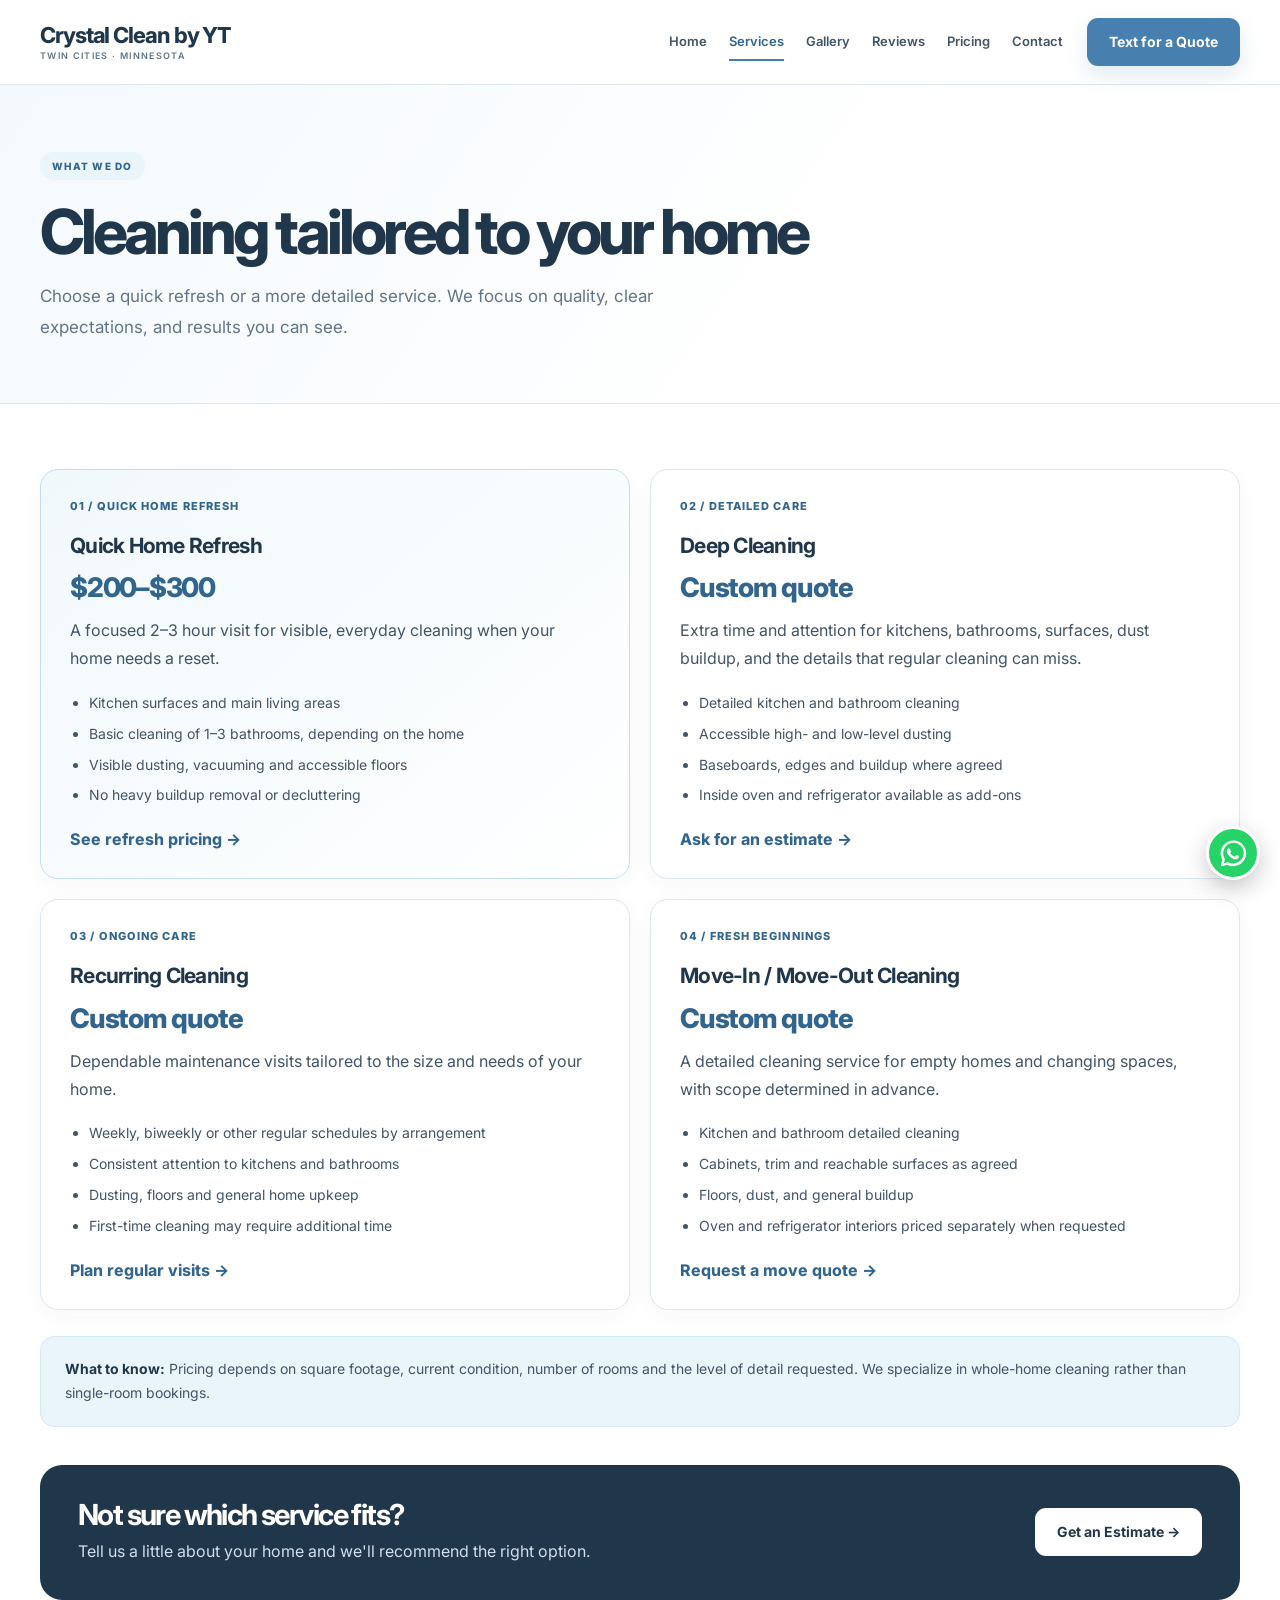
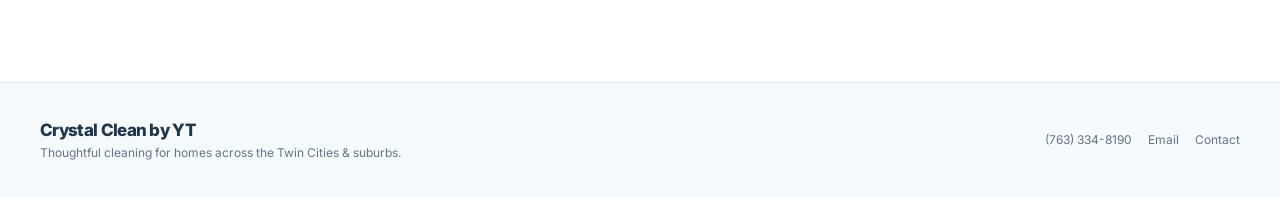
<file: services.html>
<!DOCTYPE html>
<html lang="en">
<head>
  <meta charset="UTF-8">
  <meta name="viewport" content="width=device-width, initial-scale=1.0">
  <meta name="theme-color" content="#ffffff">
  <meta name="description" content="Quick home refresh, recurring, deep, and move-in/move-out cleaning in Minnesota.">
  <title>Services | Crystal Clean by YT</title>
  <link rel="canonical" href="https://crystalcleanbyyt.com/services.html">
  <link rel="preconnect" href="https://fonts.googleapis.com">
  <link rel="preconnect" href="https://fonts.gstatic.com" crossorigin>
  <link href="https://fonts.googleapis.com/css2?family=Inter:wght@400;500;600;700;800&display=swap" rel="stylesheet">
  <link rel="stylesheet" href="styles.css">
  <script>
  (function(win, doc, sdk_url) {
    if (win.ndp) return;
    var tr = win.ndp = function() { tr.handleRequest ? tr.handleRequest.apply(tr, arguments) : tr.queue.push(arguments); };
    tr.queue = [];
    var new_script_section = doc.createElement('script');
    new_script_section.async = true;
    new_script_section.src = sdk_url;
    var insert_pos = doc.getElementsByTagName('script')[0];
    insert_pos.parentNode.insertBefore(new_script_section, insert_pos);
  })(window, document, 'https://ads.nextdoor.com/public/pixel/ndp.js');
  ndp('init', 'd04ceec8-6a17-4740-8c49-aefcd1ca0362');
  ndp('track', 'PAGE_VIEW');
</script>
  <script type="application/ld+json">{"@context":"https://schema.org","@type":"HouseCleaningService","name":"Crystal Clean by YT","telephone":"+1-763-334-8190","email":"crystalcleanbyyt@gmail.com","url":"https://crystalcleanbyyt.com/","areaServed":"Twin Cities, Minnesota"}</script>
</head>
<body>
  <a href="#main" class="skip-link">Skip to content</a>
  <header class="site-header">
    <div class="container header-inner">
      <a class="brand" href="index.html" aria-label="Crystal Clean by YT home"><span class="brand-title">Crystal Clean by YT</span><span class="brand-caption">Twin Cities · Minnesota</span></a>
      <button type="button" class="mobile-menu-btn" id="menu-toggle" aria-label="Open menu" aria-expanded="false" aria-controls="site-nav">☰</button>
      <nav class="nav-links" id="site-nav" aria-label="Main navigation">
        <a href="index.html">Home</a>
<a href="services.html" aria-current="page">Services</a>
<a href="gallery.html">Gallery</a>
<a href="reviews.html">Reviews</a>
<a href="pricing.html">Pricing</a>
<a href="contact.html">Contact</a>
        <a class="button button-primary nav-cta" href="sms:+17633348190" data-track-lead>Text for a Quote</a>
      </nav>
    </div>
  </header>
  <main id="main">
    <section class="page-intro"><div class="container"><span class="eyebrow">What we do</span><h1>Cleaning tailored to your home</h1><p class="lede">Choose a quick refresh or a more detailed service. We focus on quality, clear expectations, and results you can see.</p></div></section>
    <section class="section"><div class="container">
      <div class="cards">
        <article class="card highlight"><div class="card-index">01 / Quick Home Refresh</div><h3>Quick Home Refresh</h3><div class="card-price">$200–$300</div><p>A focused 2–3 hour visit for visible, everyday cleaning when your home needs a reset.</p><ul><li>Kitchen surfaces and main living areas</li><li>Basic cleaning of 1–3 bathrooms, depending on the home</li><li>Visible dusting, vacuuming and accessible floors</li><li>No heavy buildup removal or decluttering</li></ul><a class="text-link" href="pricing.html">See refresh pricing →</a></article>
        <article class="card"><div class="card-index">02 / Detailed care</div><h3>Deep Cleaning</h3><div class="card-price">Custom quote</div><p>Extra time and attention for kitchens, bathrooms, surfaces, dust buildup, and the details that regular cleaning can miss.</p><ul><li>Detailed kitchen and bathroom cleaning</li><li>Accessible high- and low-level dusting</li><li>Baseboards, edges and buildup where agreed</li><li>Inside oven and refrigerator available as add-ons</li></ul><a class="text-link" href="contact.html">Ask for an estimate →</a></article>
        <article class="card"><div class="card-index">03 / Ongoing care</div><h3>Recurring Cleaning</h3><div class="card-price">Custom quote</div><p>Dependable maintenance visits tailored to the size and needs of your home.</p><ul><li>Weekly, biweekly or other regular schedules by arrangement</li><li>Consistent attention to kitchens and bathrooms</li><li>Dusting, floors and general home upkeep</li><li>First-time cleaning may require additional time</li></ul><a class="text-link" href="contact.html">Plan regular visits →</a></article>
        <article class="card"><div class="card-index">04 / Fresh beginnings</div><h3>Move-In / Move-Out Cleaning</h3><div class="card-price">Custom quote</div><p>A detailed cleaning service for empty homes and changing spaces, with scope determined in advance.</p><ul><li>Kitchen and bathroom detailed cleaning</li><li>Cabinets, trim and reachable surfaces as agreed</li><li>Floors, dust, and general buildup</li><li>Oven and refrigerator interiors priced separately when requested</li></ul><a class="text-link" href="contact.html">Request a move quote →</a></article>
      </div>
      <div class="note-panel"><strong>What to know:</strong> Pricing depends on square footage, current condition, number of rooms and the level of detail requested. We specialize in whole-home cleaning rather than single-room bookings.</div>
      <div style="margin-top:38px" class="band"><div><h2>Not sure which service fits?</h2><p>Tell us a little about your home and we'll recommend the right option.</p></div><a class="button" href="contact.html">Get an Estimate →</a></div>
    </div></section>
  </main>
  <footer class="site-footer">
    <div class="container footer-inner">
      <div><div class="footer-brand">Crystal Clean by YT</div><div class="footer-detail">Thoughtful cleaning for homes across the Twin Cities &amp; suburbs.</div></div>
      <div class="footer-links"><a href="tel:+17633348190">(763) 334-8190</a><a href="mailto:crystalcleanbyyt@gmail.com">Email</a><a href="contact.html">Contact</a></div>
    </div>
  </footer>
  <a class="whatsapp-float" href="https://wa.me/message/TAEZUECYVO7JJ1" target="_blank" rel="noopener noreferrer" aria-label="Message us on WhatsApp" data-track-lead><svg viewBox="0 0 32 32" aria-hidden="true"><path d="M16 .6C7.6.6.8 7.4.8 15.8c0 2.7.7 5.3 2.1 7.5L.6 31.4l8.3-2.2c2.1 1.2 4.5 1.8 6.9 1.8 8.4 0 15.2-6.8 15.2-15.2S24.4.6 16 .6zm0 27.6c-2.2 0-4.3-.6-6.1-1.7l-.4-.2-4.9 1.3 1.3-4.8-.3-.5c-1.2-1.9-1.8-4.1-1.8-6.3C3.8 8.9 9.4 3.3 16 3.3s12.2 5.6 12.2 12.2-5.6 12.2-12.2 12.2zm6.6-9.2c-.4-.2-2.3-1.1-2.7-1.2-.4-.1-.6-.2-.9.2-.2.4-1 1.2-1.2 1.5-.2.2-.5.3-.9.1-.4-.2-1.7-.6-3.2-2-.5-.4-1-1-1.4-1.6-.2-.4 0-.6.1-.8.1-.1.2-.3.4-.4.1-.2.2-.3.3-.5.1-.2.1-.4 0-.6-.1-.2-.9-2.2-1.2-3-.3-.8-.6-.7-.9-.7h-.8c-.2 0-.6.1-.9.4-.3.3-1.2 1.2-1.2 2.9 0 1.7 1.2 3.4 1.4 3.6.2.2 2.4 3.7 5.8 5.2.8.3 1.5.5 2 .7.8.2 1.5.2 2.1.1.6-.1 2.3-.9 2.6-1.8.3-.9.3-1.6.2-1.8-.1-.2-.3-.3-.7-.5z"/></svg></a>
  <script defer src="site.js"></script>
  
</body>
</html>
</file>
<file: styles.css>
:root{--ink:#20364b;--ink-soft:#415468;--muted:#627588;--blue:#477fae;--blue-deep:#32658e;--blue-pale:#eaf4fb;--paper:#fff;--cloud:#f7fafc;--line:#dce8f0;--shadow:0 20px 55px rgba(35,70,101,.09);--radius:18px;--width:1200px}
*{box-sizing:border-box}
html{scroll-behavior:smooth}
body{margin:0;background:var(--paper);color:var(--ink);font-family:Inter,system-ui,-apple-system,Segoe UI,sans-serif;-webkit-font-smoothing:antialiased}
a{color:inherit;text-decoration:none}
button,input,textarea,select{font:inherit}
button{cursor:pointer}
a:focus-visible,button:focus-visible,input:focus-visible,textarea:focus-visible,select:focus-visible{outline:3px solid #8bbfe6;outline-offset:3px}
img{display:block;max-width:100%}
.container{width:min(calc(100% - 42px),var(--width));margin-inline:auto}
.skip-link{position:absolute;left:16px;top:-60px;background:var(--ink);color:#fff;padding:10px 16px;z-index:1000}
.skip-link:focus{top:10px}
.site-header{position:sticky;z-index:50;top:0;border-bottom:1px solid rgba(213,226,235,.8);background:rgba(255,255,255,.96);backdrop-filter:blur(12px)}
.header-inner{display:flex;align-items:center;justify-content:space-between;gap:22px;min-height:84px}
.brand{display:flex;flex-direction:column;flex-shrink:0;gap:3px}
.brand-title{font-size:22px;line-height:1.1;font-weight:750;letter-spacing:-.05em}
.brand-caption{text-transform:uppercase;letter-spacing:.15em;font-size:9px;color:var(--muted);font-weight:600}
.nav-links{display:flex;gap:22px;align-items:center;font-size:13px;font-weight:600;color:var(--ink-soft)}
.nav-links a:not(.button){padding:10px 0;border-bottom:2px solid transparent;transition:color .2s}
.nav-links a:not(.button):hover,.nav-links a[aria-current="page"]{color:var(--blue-deep)}
.nav-links a[aria-current="page"]{border-bottom-color:var(--blue)}
.nav-cta{margin-left:2px}
.mobile-menu-btn{display:none;width:44px;height:44px;border:1px solid var(--line);background:#fff;border-radius:12px;align-items:center;justify-content:center;font-size:24px;color:var(--ink)}
.button{display:inline-flex;justify-content:center;align-items:center;gap:9px;border:1px solid transparent;border-radius:11px;padding:14px 21px;font-size:14px;line-height:1.2;min-height:48px;font-weight:700;transition:.2s ease;text-align:center}
.button-primary{color:white;background:var(--blue);box-shadow:0 9px 22px rgba(71,127,174,.16)}
.button-primary:hover{background:var(--blue-deep);transform:translateY(-1px)}
.button-outline{color:var(--ink);background:#fff;border-color:var(--line)}
.button-outline:hover{border-color:#a4c4da;background:var(--cloud)}
.button-soft{background:var(--blue-pale);color:var(--blue-deep)}
.button-soft:hover{background:#ddecf6}
.eyebrow{display:inline-flex;align-items:center;gap:8px;padding:8px 12px;background:var(--blue-pale);border-radius:999px;color:var(--blue-deep);text-transform:uppercase;letter-spacing:.125em;font-size:10px;font-weight:800}
h1,h2,h3,p{margin-top:0}
h1{font-size:clamp(46px,5.2vw,74px);font-weight:750;line-height:1.045;letter-spacing:-.065em;margin-bottom:23px}
h2{font-size:clamp(32px,3.5vw,48px);letter-spacing:-.055em;line-height:1.12;margin-bottom:15px}
h3{font-size:21px;letter-spacing:-.035em;line-height:1.26;margin-bottom:10px}
p{line-height:1.77;color:var(--ink-soft)}
.lede{color:var(--muted);font-size:17px;line-height:1.85;max-width:56ch}
.hero{padding:62px 0 66px}
.hero-grid{display:grid;grid-template-columns:.94fr 1.06fr;align-items:center;gap:58px}
.hero-copy h1{margin-top:22px}
.hero-copy .lede{max-width:480px}
.hero-actions{display:flex;gap:12px;flex-wrap:wrap;margin-top:29px}
.hero-visual{position:relative}
.hero-image{width:100%;height:530px;object-fit:cover;border-radius:24px;box-shadow:var(--shadow);border:1px solid var(--line)}
.hero-image-badge{position:absolute;bottom:22px;left:-30px;background:#fff;border-radius:14px;padding:17px 21px;box-shadow:var(--shadow);border:1px solid var(--line)}
.hero-image-badge strong{display:block;font-size:16px;letter-spacing:-.02em}
.hero-image-badge small{color:var(--muted);display:block;margin-top:4px;font-size:12px}
.phone-panel{display:flex;align-items:center;flex-wrap:wrap;gap:12px;border-top:1px solid var(--line);margin-top:30px;padding-top:22px}
.phone-panel-label{width:100%;font-size:12px;text-transform:uppercase;color:var(--muted);font-weight:750;letter-spacing:.11em}
.phone-number{color:var(--blue-deep);font-weight:800;font-size:clamp(24px,2.7vw,30px);letter-spacing:-.04em;white-space:nowrap;margin-right:6px}
.phone-number:hover{text-decoration:underline}
.phone-panel .button{min-height:40px;padding:10px 15px;font-size:13px}
.benefits{background:var(--cloud);border-top:1px solid var(--line);border-bottom:1px solid var(--line);padding:30px 0}
.benefits-grid{display:grid;grid-template-columns:repeat(3,1fr);gap:22px}
.benefit{display:flex;gap:13px;align-items:flex-start;color:var(--ink);font-size:14px;font-weight:700}
.benefit-icon{display:flex;align-items:center;justify-content:center;width:34px;height:34px;flex-shrink:0;border-radius:11px;color:var(--blue-deep);background:var(--blue-pale);font-size:18px}
.benefit span span{display:block;font-size:12px;font-weight:400;color:var(--muted);margin-top:4px}
.page-intro{background:linear-gradient(125deg,#f4f9fd,#fff 64%);padding:67px 0 59px;border-bottom:1px solid var(--line)}
.page-intro h1{font-size:clamp(42px,5vw,62px);max-width:900px;margin:20px 0 16px}
.page-intro .lede{margin-bottom:0;max-width:700px}
.section{padding:65px 0 82px}
.section-heading{margin-bottom:29px}
.section-heading p{max-width:680px}
.cards{display:grid;grid-template-columns:repeat(2,minmax(0,1fr));gap:20px}
.cards-3{grid-template-columns:repeat(3,minmax(0,1fr))}
.card{background:#fff;border:1px solid var(--line);border-radius:var(--radius);padding:29px;box-shadow:0 6px 22px rgba(25,66,102,.035)}
.card-index{color:var(--blue-deep);font-size:11px;font-weight:800;letter-spacing:.1em;margin-bottom:20px;text-transform:uppercase}
.card p:last-child{margin-bottom:0}
.card-price{font-size:27px;color:var(--blue-deep);font-weight:800;letter-spacing:-.045em;margin:12px 0}
.card ul,.details-list{padding-left:19px;margin:17px 0 0;color:var(--ink-soft);line-height:1.85;font-size:14px}
.card li{margin-bottom:5px}
.card.highlight{background:linear-gradient(140deg,#f1f8fc,#fff);border-color:#c5ddec}
.text-link{color:var(--blue-deep);font-weight:750;display:inline-block;margin-top:16px}
.text-link:hover{text-decoration:underline}
.note-panel{margin-top:26px;background:var(--blue-pale);color:var(--ink-soft);border:1px solid #d4e8f6;padding:20px 24px;border-radius:14px;line-height:1.75;font-size:14px}
.note-panel strong{color:var(--ink)}
.band{border-radius:22px;padding:34px 38px;background:var(--ink);color:#fff;display:flex;justify-content:space-between;align-items:center;gap:24px}
.band h2{color:#fff;font-size:29px;margin:0 0 6px}
.band p{color:#d0dfe9;margin:0}
.band .button{flex-shrink:0;background:#fff;color:var(--ink)}
.gallery-grid{display:grid;grid-template-columns:repeat(3,minmax(0,1fr));gap:19px}
.gallery-card{padding:0;border:1px solid var(--line);background:#fff;border-radius:16px;overflow:hidden;text-align:left;transition:box-shadow .2s,transform .2s}
.gallery-card:hover{box-shadow:var(--shadow);transform:translateY(-3px)}
.gallery-pair{display:grid;grid-template-columns:1fr 1fr;gap:2px;background:#d5e6ef}
.gallery-pair figure,.gallery-single figure{position:relative;margin:0}
.gallery-pair img{height:225px;width:100%;object-fit:cover}
.gallery-single img{height:260px;width:100%;object-fit:cover}
.photo-label{position:absolute;left:10px;top:10px;font-size:10px;background:rgba(26,46,64,.8);color:#fff;border-radius:999px;padding:5px 9px;text-transform:uppercase;letter-spacing:.09em;font-weight:800}
.gallery-card-info{padding:18px 20px 20px}
.gallery-card h3{font-size:18px;margin:0 0 5px}
.gallery-card p{margin:0;font-size:12px;color:var(--muted)}
.gallery-dialog{width:min(950px,calc(100% - 36px));max-height:92vh;border:0;border-radius:17px;padding:22px;background:#fff;box-shadow:0 30px 90px rgba(15,37,55,.33)}
.gallery-dialog::backdrop{background:rgba(12,26,40,.77)}
.dialog-head{display:flex;justify-content:space-between;align-items:center;gap:15px;margin-bottom:16px}
.dialog-head h2{font-size:24px;margin:0}
.dialog-close{font:inherit;border:1px solid var(--line);background:#fff;border-radius:10px;padding:9px 13px;cursor:pointer}
.dialog-grid{display:grid;grid-template-columns:repeat(2,minmax(0,1fr));gap:13px}
.dialog-grid img{width:100%;max-height:68vh;object-fit:contain;background:var(--cloud);border-radius:9px}
.dialog-grid figcaption{margin-top:7px;font-size:13px;font-weight:700;color:var(--muted)}
.dialog-grid figure{margin:0}
.dialog-grid.single{grid-template-columns:1fr}
/* Compact Nextdoor testimonials */
.nextdoor-section{padding-bottom:38px}
.nextdoor-review-grid{display:grid;grid-template-columns:repeat(2,minmax(0,1fr));gap:22px;align-items:start}
.nextdoor-review-entry{min-width:0}
.nextdoor-review-card{padding:22px 24px;background:#fff;border:1px solid #dfe8e4;border-radius:16px;box-shadow:0 5px 20px rgba(24,58,40,.045)}
.nextdoor-review-heading{display:flex;align-items:center;gap:8px;margin-bottom:16px}
.nextdoor-review-icon{display:inline-flex;align-items:center;justify-content:center;flex:0 0 25px;width:25px;height:25px;border-radius:7px;background:#e5f5ea;color:#16864b;font-family:Arial,sans-serif;font-size:18px;font-weight:800;line-height:1;text-transform:lowercase}
.nextdoor-review-brand{font-size:14px;line-height:1.25;font-weight:800;letter-spacing:-.015em;color:#16864b}
.nextdoor-review-quote{margin:0;font-size:16px;line-height:1.75;color:var(--ink-soft);overflow-wrap:anywhere}
.nextdoor-review-author{display:flex;flex-wrap:wrap;align-items:baseline;gap:3px 8px;margin-top:18px;font-size:13px}
.nextdoor-review-author strong{font-size:14px;font-weight:750;color:var(--ink)}
.nextdoor-review-author span{color:var(--muted);font-size:12px}
.nextdoor-review-source-link{display:inline-block;margin:9px 0 0 5px;font-size:11px;font-weight:500;color:var(--muted);text-decoration:underline;text-underline-offset:3px;text-decoration-color:#aab9b2}
.nextdoor-review-source-link:hover{color:#147d44;text-decoration-color:currentColor}
.nextdoor-review-disclaimer{font-size:11px;color:var(--muted);margin-top:12px}
.more-reviews-section{padding-top:30px}
@media(max-width:720px){.nextdoor-review-grid{grid-template-columns:1fr;gap:23px}.nextdoor-review-card{padding:19px 20px}.nextdoor-review-quote{font-size:15px;line-height:1.7}}

.review-card .stars{letter-spacing:.14em;font-size:16px;color:var(--blue);margin-bottom:17px}
.review-card blockquote{font-size:16px;line-height:1.8;margin:0;color:var(--ink-soft)}
.review-card .source{font-size:12px;color:var(--muted);margin-top:22px;border-top:1px solid var(--line);padding-top:14px}
.pricing-grid{display:grid;grid-template-columns:repeat(3,1fr);gap:18px}
.price-tier{display:block;border:1px solid var(--line);border-radius:16px;padding:26px;background:#fff}
.price-tier strong{display:block;color:var(--blue-deep);font-size:34px;letter-spacing:-.05em;margin:7px 0}
.price-tier small{display:block;color:var(--muted)}
.contact-layout{display:grid;grid-template-columns:.9fr 1.1fr;gap:24px;align-items:start}
.contact-stack{display:grid;gap:13px}
.contact-method{display:block;padding:20px 22px;border:1px solid var(--line);border-radius:14px;background:#fff;overflow-wrap:anywhere}
.contact-method strong{display:block;font-size:12px;letter-spacing:.11em;text-transform:uppercase;color:var(--muted);margin-bottom:8px}
.contact-method a{font-weight:700;color:var(--blue-deep)}
.form-card{border:1px solid var(--line);border-radius:18px;padding:30px;box-shadow:var(--shadow);background:#fff}
.form-card h2{font-size:29px}
.form{display:grid;gap:17px}
.form label{display:grid;gap:7px;font-size:13px;color:var(--ink);font-weight:700}
.form input,.form select,.form textarea{width:100%;border:1px solid #cfdfea;border-radius:10px;background:#fff;padding:13px 14px;color:var(--ink);font-weight:400}
.form textarea{min-height:125px;resize:vertical}
.form-row{display:grid;grid-template-columns:1fr 1fr;gap:13px}
.form .button{justify-self:start}
.site-footer{border-top:1px solid var(--line);background:var(--cloud);padding:37px 0}
.footer-inner{display:flex;justify-content:space-between;gap:24px;align-items:center}
.footer-brand{font-weight:800;font-size:17px;letter-spacing:-.04em}
.footer-detail{font-size:12px;color:var(--muted);margin-top:5px}
.footer-links{display:flex;flex-wrap:wrap;gap:16px;font-size:12px;color:var(--muted)}
.footer-links a:hover{color:var(--blue)}
.whatsapp-float{position:fixed;bottom:20px;right:20px;z-index:40;background:#25D366;color:#fff;width:54px;height:54px;border-radius:50%;box-shadow:0 8px 23px rgba(0,0,0,.22);display:flex;align-items:center;justify-content:center;border:3px solid #fff}
.whatsapp-float svg{width:27px;height:27px;fill:#fff}
@media(max-width:1100px){.header-inner{flex-wrap:wrap}.nav-links{gap:12px}.hero-grid{gap:30px}.hero-image{height:460px}.hero-image-badge{left:12px}}
@media(max-width:900px){.mobile-menu-btn{display:flex}.header-inner{min-height:72px;flex-wrap:nowrap}.nav-links{display:none;position:absolute;top:100%;left:0;right:0;background:#fff;padding:17px 21px 25px;flex-direction:column;align-items:stretch;gap:0;border-bottom:1px solid var(--line);box-shadow:0 16px 20px rgba(16,45,67,.1)}.nav-links.open{display:flex}.nav-links a:not(.button){padding:13px 4px;border:0}.nav-links .button{margin-top:10px}.hero-grid,.contact-layout{grid-template-columns:1fr}.hero-image{height:420px}.hero{padding:45px 0}.hero-image-badge{left:16px}.gallery-grid,.cards-3,.pricing-grid{grid-template-columns:repeat(2,minmax(0,1fr))}}
@media(max-width:610px){.container{width:min(calc(100% - 32px),var(--width))}.brand-title{font-size:20px}.hero-grid{gap:26px}h1{font-size:clamp(38px,11vw,52px)}.lede{font-size:15px}.hero-image{height:320px}.hero-image-badge{padding:13px 16px;bottom:15px}.benefits-grid{grid-template-columns:1fr;gap:14px}.page-intro{padding:46px 0}.section{padding:43px 0 60px}.cards,.cards-3,.gallery-grid,.pricing-grid,.form-row{grid-template-columns:1fr}.card{padding:24px}.gallery-pair img{height:210px}.band{flex-direction:column;align-items:stretch;padding:25px}.band h2{font-size:25px}.footer-inner{flex-direction:column;align-items:flex-start}.form-card{padding:22px}.dialog-grid{grid-template-columns:1fr}.dialog-grid img{max-height:35vh}.whatsapp-float{width:49px;height:49px;bottom:13px;right:13px}}
</file>
